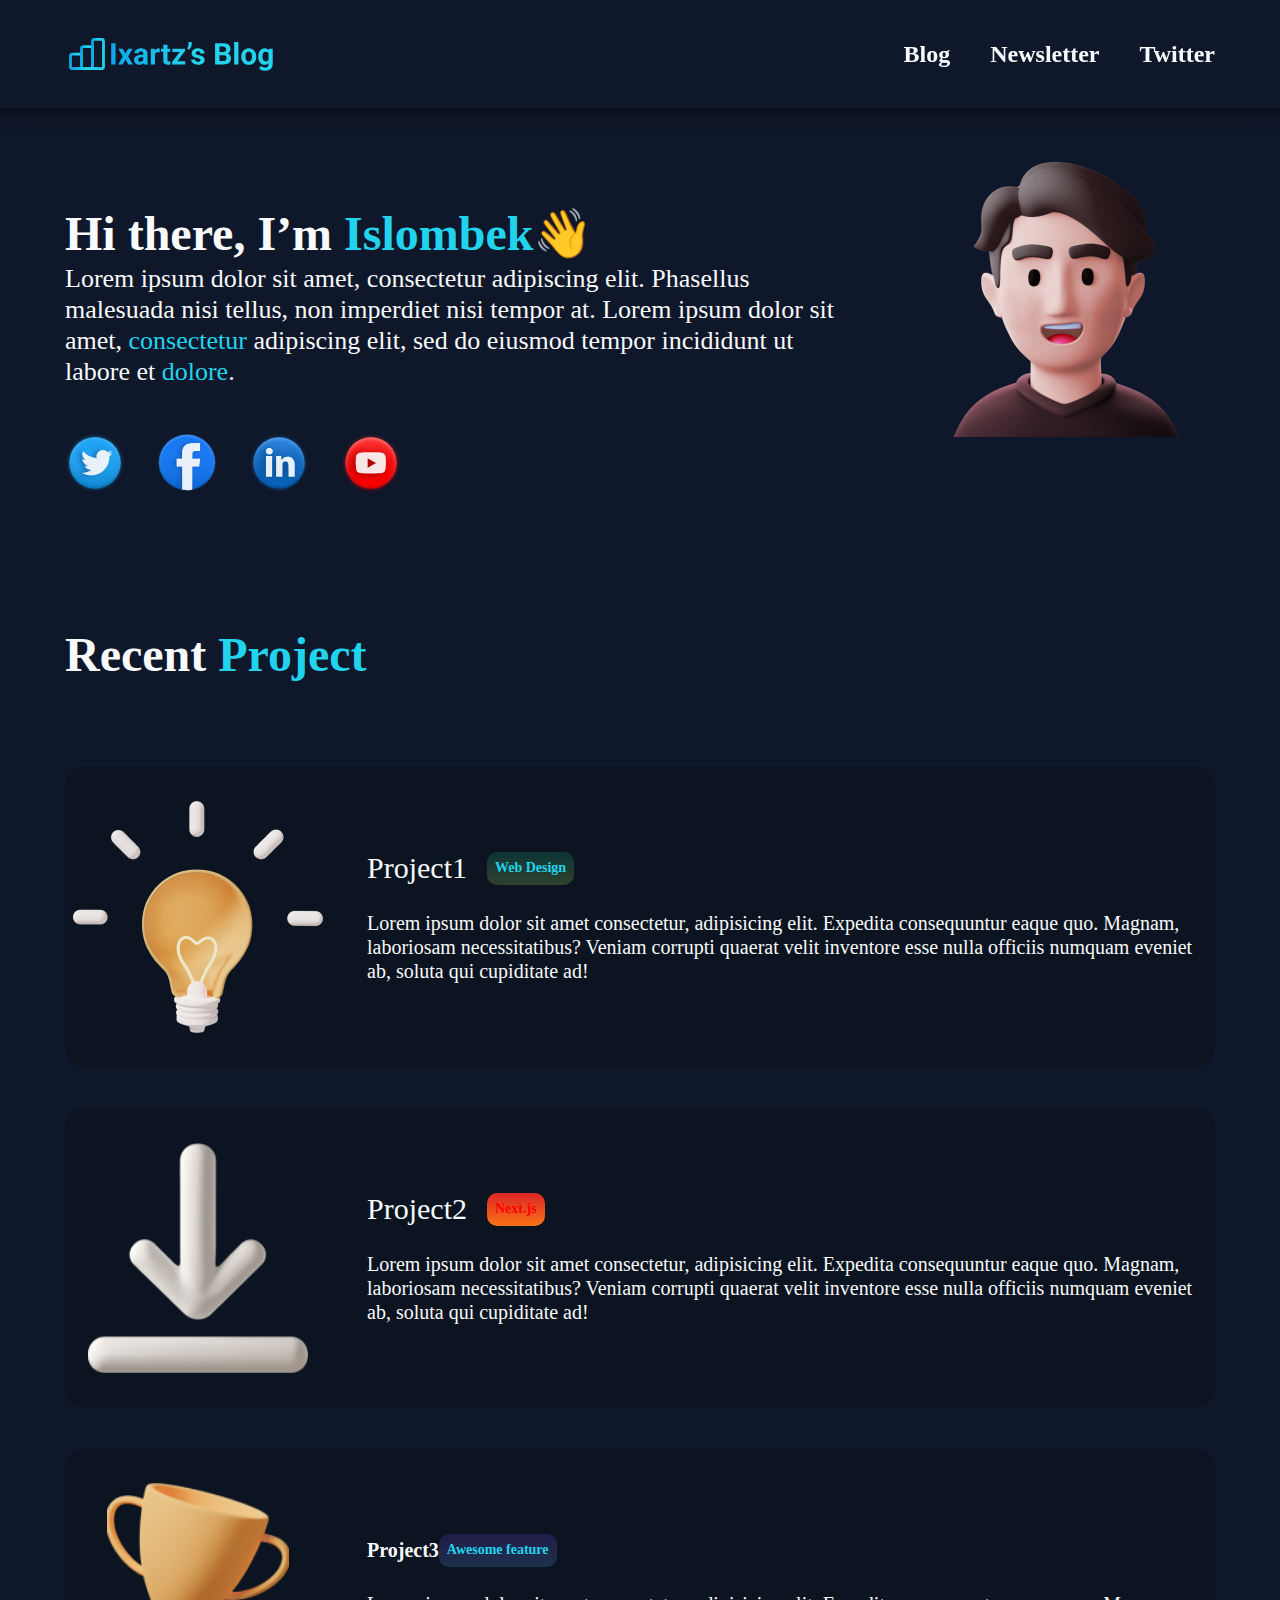
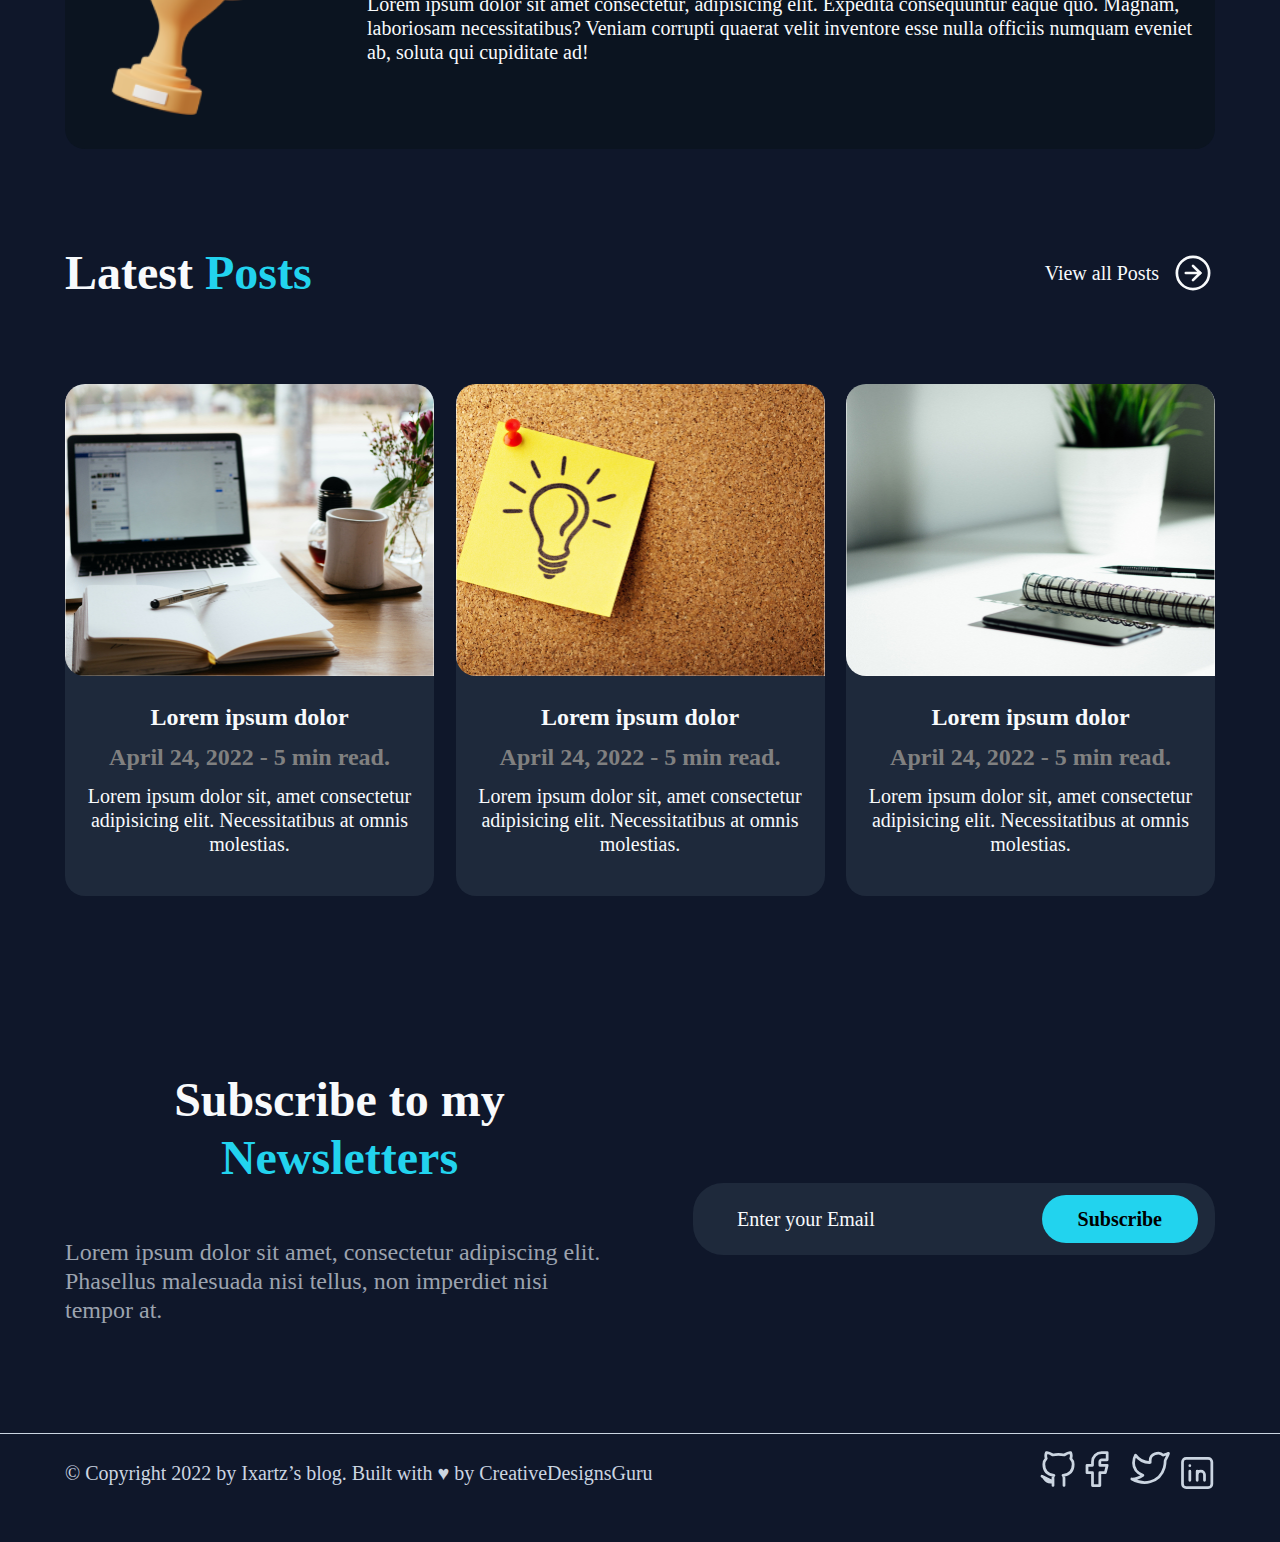
<file: index.html>
<!DOCTYPE html>
<html lang="en">
	<head>
		<meta charset="UTF-8" />
		<meta name="viewport" content="width=device-width, initial-scale=1.0" />
		<title>Ixartz’s Blog</title>
		<!-- ICON -->
		<link rel="icon" href="img/logo-diagramma.svg" />
		<!-- CSS -->
		<link rel="stylesheet" href="css/normalize.css" />
		<link rel="stylesheet" href="css/styles.css" />
	</head>
	<body>
		<div class="site-wrapper">
			<header class="site-header">
				<div class="container site-header__container">
					<a class="site-logo" href="/">
						<img src="img/Starter.svg" alt="site-logo" width="210" height="44" />
					</a>
					<nav class="sitenav">
						<ul class="sitenav__list">
							<li class="sitenav__item">
								<a class="sitenav__link" href="block.html" target="_blank">Blog</a>
							</li>
							<li class="sitenav__item">
								<a class="sitenav__link" href="newsletters.html" target="_blank">Newsletter</a>
							</li>
							<li class="sitenav__item">
								<a class="sitenav__link" href="twitter.html" target="_blank">Twitter</a>
							</li>
						</ul>
					</nav>
				</div>
			</header>
			<main class="main-content">
				<!-- HERO START -->
				<div class="hero">
					<div class="container hero__container">
						<div class="hero__info">
							<h1 class="hero__title">Hi there, I’m <span>Islombek</span>👋</h1>
							<p class="hero__text">
								Lorem ipsum dolor sit amet, consectetur adipiscing elit. Phasellus malesuada nisi tellus, non imperdiet nisi
								tempor at. Lorem ipsum dolor sit amet, <span>consectetur</span> adipiscing elit, sed do eiusmod tempor incididunt
								ut labore et <span>dolore</span>.
							</p>
							<ul class="social">
								<li class="social__item">
									<a class="social__link" href="#">
										<img class="social__img" src="img/Twitter.svg" alt="Twitter" width="60" height="60" />
									</a>
								</li>
								<li class="social__item">
									<a class="social__link" href="#">
										<img class="social__img" src="img/facebook.svg" alt="facebook" width="60" height="60" />
									</a>
								</li>
								<li class="social__item">
									<a class="social__link" href="#">
										<img class="social__img" src="img/linkedin.svg" alt="linkedin" width="60" height="60" />
									</a>
								</li>
								<li class="social__item">
									<a class="social__link" href="#">
										<img class="social__img" src="img/Youtube.svg" alt="youtube" width="60" height="60" />
									</a>
								</li>
							</ul>
						</div>
						<div class="hero__img">
							<img src="img/Western Man.png" alt="boy" width="300" height="300" />
						</div>
					</div>
				</div>
				<!-- HERO END -->
				<!-- RECENT PROJECT START -->
				<section class="recent-project">
					<div class="container">
						<h2 class="recent-project__title">Recent <span>Project</span></h2>
						<ul class="recent-project__list">
							<li class="recent-project__item">
								<img class="recent-project__img" src="img/chiroq.png" alt="" width="250" height="232" />
								<div class="recent-project__info">
									<div class="recent-project__info-inner">
										<h4 class="recent-project__info-title">Project1</h4>
										<button class="recent-project__info-btn">Web Design</button>
									</div>
									<p class="recent-project__info-text">
										Lorem ipsum dolor sit amet consectetur, adipisicing elit. Expedita consequuntur eaque quo. Magnam, laboriosam
										necessitatibus? Veniam corrupti quaerat velit inventore esse nulla officiis numquam eveniet ab, soluta qui
										cupiditate ad!
									</p>
								</div>
							</li>

							<li class="recent-project__item">
								<img class="recent-project__img" src="img/ctrelka.png" alt="" width="250" height="232" />
								<div class="recent-project__info">
									<div class="recent-project__info-inner">
										<h4 class="recent-project__info-title">Project2</h4>
										<button class="recent-project__info-btn recent-project__info-btntwo">Next.js</button>
									</div>
									<p class="recent-project__info-text">
										Lorem ipsum dolor sit amet consectetur, adipisicing elit. Expedita consequuntur eaque quo. Magnam, laboriosam
										necessitatibus? Veniam corrupti quaerat velit inventore esse nulla officiis numquam eveniet ab, soluta qui
										cupiditate ad!
									</p>
								</div>
							</li>

							<li class="recent-project__item">
								<img class="recent-project__img" src="img/kubik.png" alt="" width="250" height="232" />
								<div class="recent-project__info">
									<div class="recent-project__info-inner">
										<h4 class="re cent-project__info-title">Project3</h4>
										<button class="recent-project__info-btn recent-project__info-btnthree">Awesome feature</button>
									</div>
									<p class="recent-project__info-text">
										Lorem ipsum dolor sit amet consectetur, adipisicing elit. Expedita consequuntur eaque quo. Magnam, laboriosam
										necessitatibus? Veniam corrupti quaerat velit inventore esse nulla officiis numquam eveniet ab, soluta qui
										cupiditate ad!
									</p>
								</div>
							</li>
						</ul>
					</div>
				</section>
				<!-- RECENT PROJECT END -->

				<!-- LATEST POSTS START -->
				<section class="latest-Posts">
					<div class="container">
						<div class="latest-Posts__info">
							<h2 class="latest-Posts__title">Latest <span>Posts</span></h2>
							<p class="latest-Posts__text">
								View all Posts <img class="latest-Posts__img" src="img/Frame (2).svg" alt="Frame" width="44" height="44" />
							</p>
						</div>
						<ul class="latest-Posts__list">
							<li class="latest-Posts__item">
								<img class="latest-Posts__item-img" src="img/surat1.jpg" alt="" width="369" height="292" />
								<h3 class="latest-Posts__item-title">Lorem ipsum dolor</h3>
								<h4 class="latest-Posts__item-paragrph">April 24, 2022 - 5 min read.</h4>
								<p class="latest-Posts__item-text">
									Lorem ipsum dolor sit, amet consectetur adipisicing elit. Necessitatibus at omnis molestias.
								</p>
							</li>

							<li class="latest-Posts__item">
								<img class="latest-Posts__item-img" src="img/surat2.jpg" alt="" width="369" height="292" />
								<h3 class="latest-Posts__item-title">Lorem ipsum dolor</h3>
								<h4 class="latest-Posts__item-paragrph">April 24, 2022 - 5 min read.</h4>
								<p class="latest-Posts__item-text">
									Lorem ipsum dolor sit, amet consectetur adipisicing elit. Necessitatibus at omnis molestias.
								</p>
							</li>

							<li class="latest-Posts__item">
								<img class="latest-Posts__item-img" src="img/surat3.jpg " alt="" width="369" height="292" />
								<h3 class="latest-Posts__item-title">Lorem ipsum dolor</h3>
								<h4 class="latest-Posts__item-paragrph">April 24, 2022 - 5 min read.</h4>
								<p class="latest-Posts__item-text">
									Lorem ipsum dolor sit, amet consectetur adipisicing elit. Necessitatibus at omnis molestias.
								</p>
							</li>
						</ul>
					</div>
				</section>
				<!-- LATEST POSTS END -->

				<!-- Newsletters -->
				<section class="newsletters">
					<div class="container Newsletters__container">
						<div class="Newsletters__info">
							<h2 class="Newsletters__title">Subscribe to my <span>Newsletters</span></h2>
							<p class="Newsletters__text">
								Lorem ipsum dolor sit amet, consectetur adipiscing elit. Phasellus malesuada nisi tellus, non imperdiet nisi
								tempor at.
							</p>
						</div>
						<form class="form" action="https://echo.htmlacademy.ru">
							<input class="form__input" type="email" placeholder="Enter your Email" required />
							<button class="form__btn" type="submit">Subscribe</button>
						</form>
					</div>
				</section>
			</main>
		</div>
		<footer class="site__footer">
			<div class="container site__footer-container">
				<p class="site__footer-text">© Copyright 2022 by Ixartz’s blog. Built with ♥ by CreativeDesignsGuru</p>
				<ul class="site__footer-list">
					<li class="site__footer-item">
						<a class="site__footer-link" href="https://github.com/jasurovjaloliddin">
							<svg xmlns="https://www.w3.org/2000/svg" width="40" height="40" fill="none">
								<path
									fill="currentColor"
									d="M13 30.762c-7.883 2.567-7.883-4.583-11-5.5l11 5.5Zm11 3.667v-6.417c0-1.833.183-2.567-.917-3.667 5.134-.55 10.084-2.566 10.084-11a8.433 8.433 0 0 0-2.384-5.866 7.7 7.7 0 0 0-.183-5.867s-2.017-.55-6.417 2.383a22.55 22.55 0 0 0-11.366 0C8.417 1.062 6.4 1.612 6.4 1.612a7.7 7.7 0 0 0-.183 5.867 8.433 8.433 0 0 0-2.384 5.866c0 8.434 4.95 10.45 10.084 11-1.1 1.1-1.1 2.2-.917 3.667v6.417" />
								<path
									stroke="#CBD5E1"
									stroke-linecap="round"
									stroke-linejoin="round"
									stroke-width="2.75"
									d="M24 34.429v-6.417c0-1.833.183-2.567-.917-3.667 5.134-.55 10.084-2.566 10.084-11a8.433 8.433 0 0 0-2.384-5.866 7.7 7.7 0 0 0-.183-5.867s-2.017-.55-6.417 2.383a22.55 22.55 0 0 0-11.366 0C8.417 1.062 6.4 1.612 6.4 1.612a7.7 7.7 0 0 0-.183 5.867 8.433 8.433 0 0 0-2.384 5.866c0 8.434 4.95 10.45 10.084 11-1.1 1.1-1.1 2.2-.917 3.667v6.417m0-3.667c-7.883 2.567-7.883-4.583-11-5.5l11 5.5Z" />
							</svg>
						</a>
						<a class="site__footer-link" href="https://www.facebook.com">
							<svg xmlns="http://www.w3.org/2000/svg" width="40" height="40" fill="none">
								<path
									fill="currentColor"
									stroke="#CBD5E1"
									stroke-linecap="round"
									stroke-linejoin="round"
									stroke-width="2.75"
									d="M2 14.333v7.334h5.5V34.5h7.333V21.667h5.5l1.834-7.334h-7.334v-3.666a1.833 1.833 0 0 1 1.834-1.834h5.5V1.5h-5.5A9.166 9.166 0 0 0 7.5 10.667v3.666H2Z" />
							</svg>
						</a>
						<a class="site__footer-link" href="https://twitter.com">
							<svg xmlns="http://www.w3.org/2000/svg" width="40" height="40" fill="none">
								<path
									fill="currentColor"
									stroke="#CBD5E1"
									stroke-linecap="round"
									stroke-linejoin="round"
									stroke-width="2.75"
									d="M38.5 2.352c-1.833.898-3.63 1.263-5.5 1.815-2.055-2.32-5.102-2.448-8.03-1.351-2.928 1.096-4.845 3.776-4.803 6.85V11.5c-5.95.152-11.248-2.557-14.667-7.333 0 0-7.667 13.627 7.334 20.166-3.432 2.287-6.855 3.828-11 3.667 6.064 3.305 12.673 4.442 18.395 2.781 6.564-1.906 11.957-6.825 14.027-14.194.617-2.24.924-4.556.911-6.88-.004-.456 2.768-5.082 3.333-7.357v.002Z" />
							</svg>
						</a>
						<a class="site__footer-link" href="https://uz.linkedin.com">
							<svg xmlns="http://www.w3.org/2000/svg" width="40" height="40" fill="none">
								<g stroke="#CBD5E1" stroke-linecap="round" stroke-linejoin="round" stroke-width="2.75" clip-path="url(#a)">
									<path
										fill="#0F172A"
										d="M33.167 7.333h-22A3.667 3.667 0 0 0 7.5 11v22a3.667 3.667 0 0 0 3.667 3.667h22A3.667 3.667 0 0 0 36.833 33V11a3.667 3.667 0 0 0-3.666-3.667Z" />
									<path
										d="M14.834 20.167v9.166M14.834 14.667v.018M22.167 29.333v-9.166M29.5 29.333v-5.5a3.666 3.666 0 1 0-7.333 0" />
								</g>
								<defs>
									<clipPath id="a"><path fill="#fff" d="M.167 0h44v44h-44z" /></clipPath>
								</defs>
							</svg>
						</a>
					</li>
				</ul>
			</div>
		</footer>
	</body>
</html>
</file>
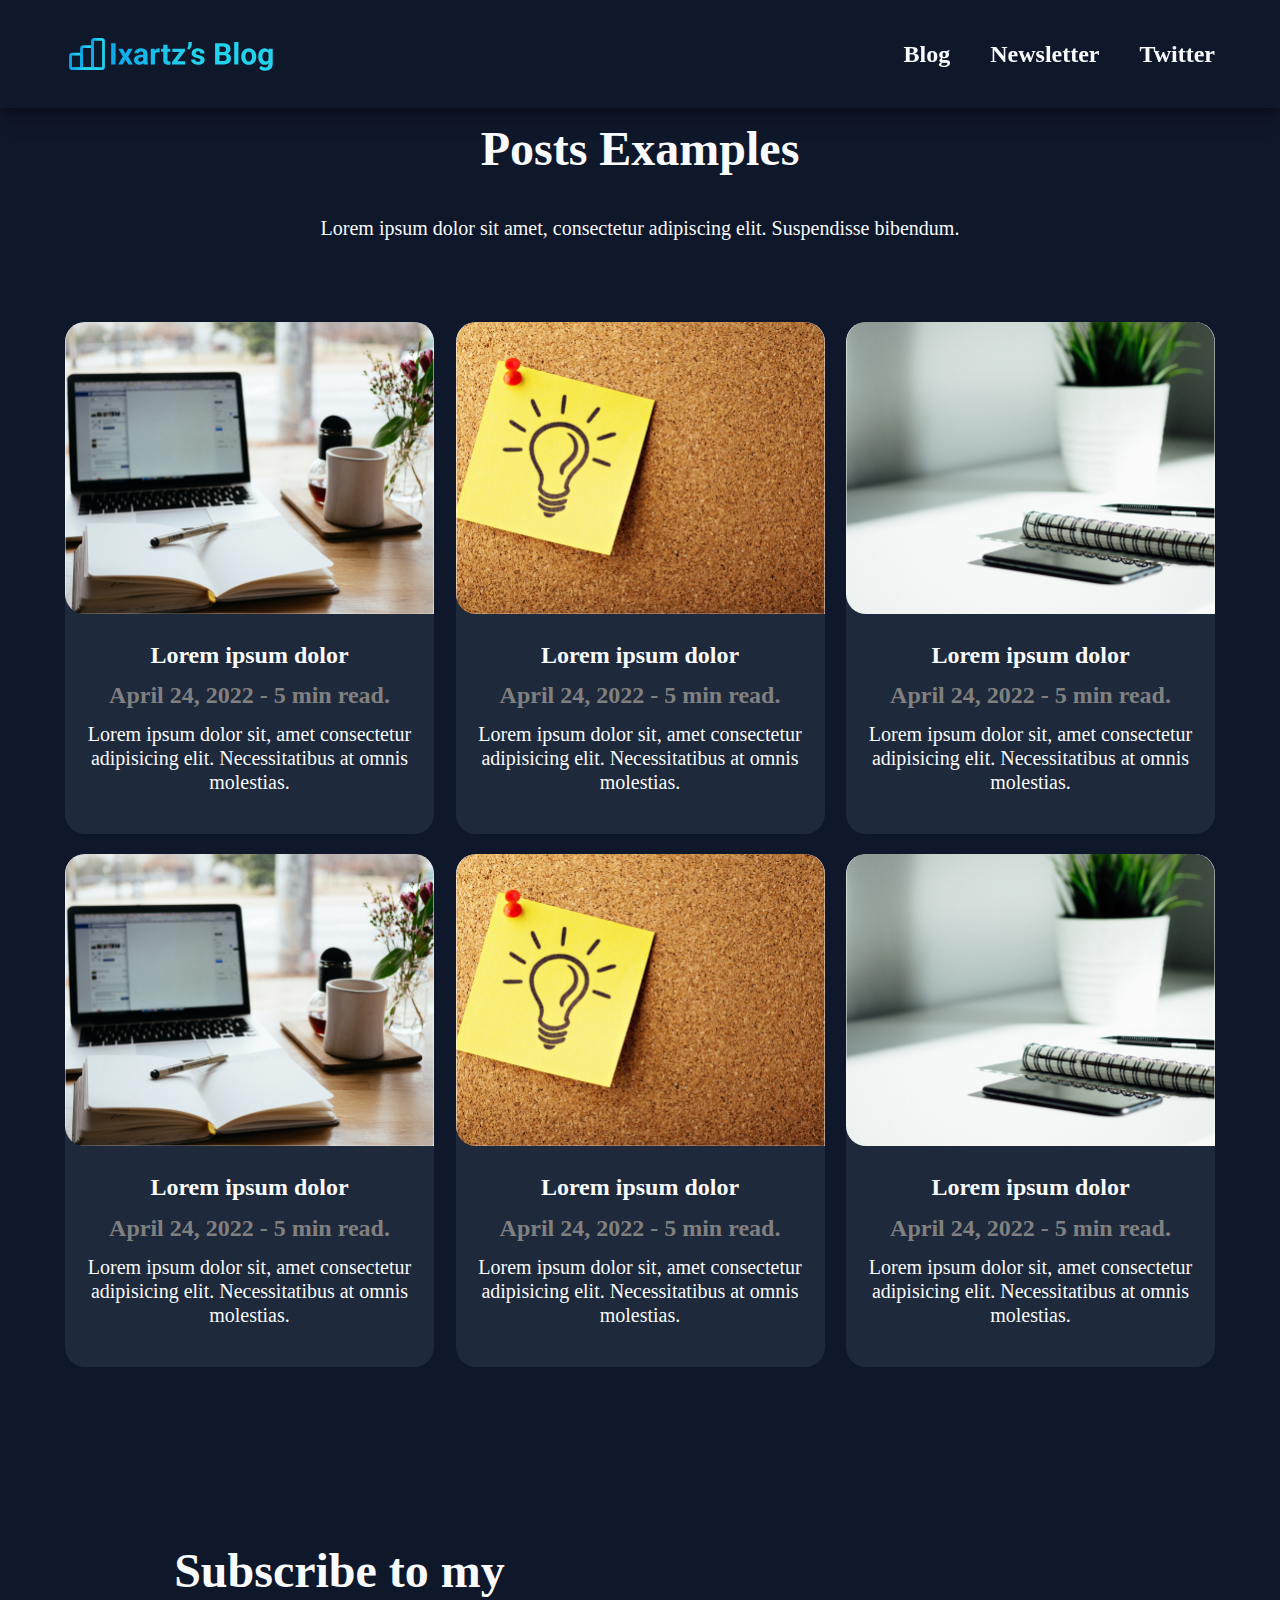
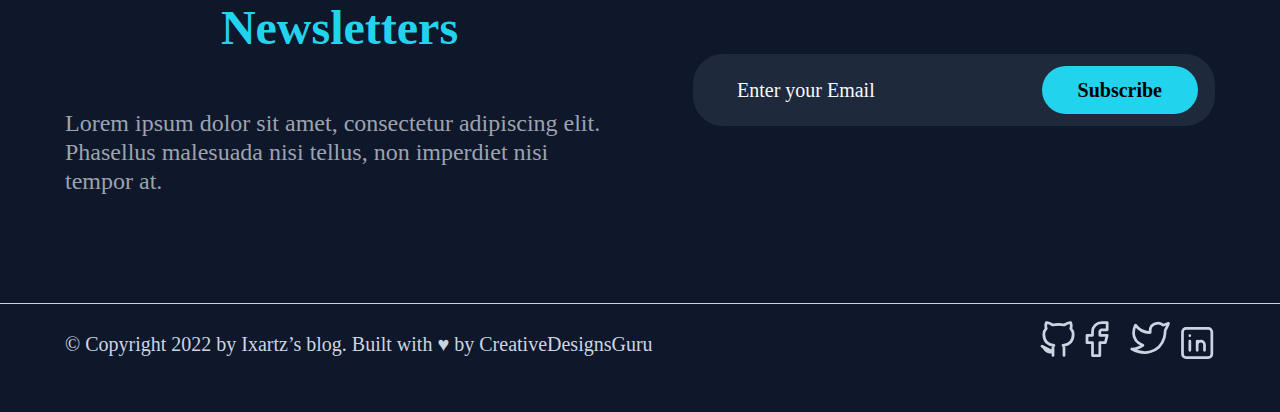
<file: block.html>
<!DOCTYPE html>
<html lang="en">
	<head>
		<meta charset="UTF-8" />
		<meta name="viewport" content="width=device-width, initial-scale=1.0" />
		<title>Ixartz’s Blog</title>
		<!-- ICON -->
		<link rel="icon" href="img/logo-diagramma.svg" />
		<!-- CSS -->
		<link rel="stylesheet" href="css/normalize.css" />
		<link rel="stylesheet" href="css/styles.css" />
		<head>
			<body>
				<div class="site-wrapper">
					<header class="site-header">
						<div class="container site-header__container">
							<a class="site-logo" href="/">
								<img src="img/Starter.svg" alt="site-logo" width="210" height="44" />
							</a>
							<nav class="sitenav">
								<ul class="sitenav__list">
									<li class="sitenav__item">
										<a class="sitenav__link" href="block.html" target="_blank">Blog</a>
									</li>
									<li class="sitenav__item">
										<a class="sitenav__link" href="newsletters.html" target="_blank">Newsletter</a>
									</li>
									<li class="sitenav__item">
										<a class="sitenav__link" href="twitter.html" target="_blank">Twitter</a>
									</li>
								</ul>
							</nav>
						</div>
					</header>

					<main class="main-content">
						<!-- LATEST POSTS START -->
						<section class="latest-Posts latest-Posts-block">
							<div class="container">
								<div class="latest-Posts__info latest-Posts__block-info">
									<h2 class="latest-Posts__title latest-Posts__block-title">Posts Examples</h2>
									<p class="latest-Posts__text latest-Posts__block-text">
										Lorem ipsum dolor sit amet, consectetur adipiscing elit. Suspendisse bibendum.
									</p>
								</div>
								<ul class="latest-Posts__list">
									<li class="latest-Posts__item">
										<img class="latest-Posts__item-img" src="img/surat1.jpg" alt="" width="369" height="292" />
										<h3 class="latest-Posts__item-title">Lorem ipsum dolor</h3>
										<h4 class="latest-Posts__item-paragrph">April 24, 2022 - 5 min read.</h4>
										<p class="latest-Posts__item-text">
											Lorem ipsum dolor sit, amet consectetur adipisicing elit. Necessitatibus at omnis molestias.
										</p>
									</li>

									<li class="latest-Posts__item">
										<img class="latest-Posts__item-img" src="img/surat2.jpg" alt="" width="369" height="292" />
										<h3 class="latest-Posts__item-title">Lorem ipsum dolor</h3>
										<h4 class="latest-Posts__item-paragrph">April 24, 2022 - 5 min read.</h4>
										<p class="latest-Posts__item-text">
											Lorem ipsum dolor sit, amet consectetur adipisicing elit. Necessitatibus at omnis molestias.
										</p>
									</li>

									<li class="latest-Posts__item">
										<img class="latest-Posts__item-img" src="img/surat3.jpg " alt="" width="369" height="292" />
										<h3 class="latest-Posts__item-title">Lorem ipsum dolor</h3>
										<h4 class="latest-Posts__item-paragrph">April 24, 2022 - 5 min read.</h4>
										<p class="latest-Posts__item-text">
											Lorem ipsum dolor sit, amet consectetur adipisicing elit. Necessitatibus at omnis molestias.
										</p>
									</li>

									<li class="latest-Posts__item">
										<img class="latest-Posts__item-img" src="img/surat1.jpg" alt="" width="369" height="292" />
										<h3 class="latest-Posts__item-title">Lorem ipsum dolor</h3>
										<h4 class="latest-Posts__item-paragrph">April 24, 2022 - 5 min read.</h4>
										<p class="latest-Posts__item-text">
											Lorem ipsum dolor sit, amet consectetur adipisicing elit. Necessitatibus at omnis molestias.
										</p>
									</li>

									<li class="latest-Posts__item">
										<img class="latest-Posts__item-img" src="img/surat2.jpg" alt="" width="369" height="292" />
										<h3 class="latest-Posts__item-title">Lorem ipsum dolor</h3>
										<h4 class="latest-Posts__item-paragrph">April 24, 2022 - 5 min read.</h4>
										<p class="latest-Posts__item-text">
											Lorem ipsum dolor sit, amet consectetur adipisicing elit. Necessitatibus at omnis molestias.
										</p>
									</li>

									<li class="latest-Posts__item">
										<img class="latest-Posts__item-img" src="img/surat3.jpg " alt="" width="369" height="292" />
										<h3 class="latest-Posts__item-title">Lorem ipsum dolor</h3>
										<h4 class="latest-Posts__item-paragrph">April 24, 2022 - 5 min read.</h4>
										<p class="latest-Posts__item-text">
											Lorem ipsum dolor sit, amet consectetur adipisicing elit. Necessitatibus at omnis molestias.
										</p>
									</li>
								</ul>
							</div>
						</section>
						<!-- LATEST POSTS END -->

						<section class="newsletters">
							<div class="container Newsletters__container">
								<div class="Newsletters__info">
									<h2 class="Newsletters__title">Subscribe to my <span>Newsletters</span></h2>
									<p class="Newsletters__text">
										Lorem ipsum dolor sit amet, consectetur adipiscing elit. Phasellus malesuada nisi tellus, non imperdiet nisi
										tempor at.
									</p>
								</div>
								<form class="form" action="https://echo.htmlacademy.ru">
									<input class="form__input" type="email" placeholder="Enter your Email" required />
									<button class="form__btn" type="submit">Subscribe</button>
								</form>
							</div>
						</section>
					</main>
				</div>

				<footer class="site__footer">
					<div class="container site__footer-container">
						<p class="site__footer-text">© Copyright 2022 by Ixartz’s blog. Built with ♥ by CreativeDesignsGuru</p>
						<ul class="site__footer-list">
							<li class="site__footer-item">
								<a class="site__footer-link" href="https://github.com/jasurovjaloliddin">
									<svg xmlns="https://www.w3.org/2000/svg" width="40" height="40" fill="none">
										<path
											fill="currentColor"
											d="M13 30.762c-7.883 2.567-7.883-4.583-11-5.5l11 5.5Zm11 3.667v-6.417c0-1.833.183-2.567-.917-3.667 5.134-.55 10.084-2.566 10.084-11a8.433 8.433 0 0 0-2.384-5.866 7.7 7.7 0 0 0-.183-5.867s-2.017-.55-6.417 2.383a22.55 22.55 0 0 0-11.366 0C8.417 1.062 6.4 1.612 6.4 1.612a7.7 7.7 0 0 0-.183 5.867 8.433 8.433 0 0 0-2.384 5.866c0 8.434 4.95 10.45 10.084 11-1.1 1.1-1.1 2.2-.917 3.667v6.417" />
										<path
											stroke="#CBD5E1"
											stroke-linecap="round"
											stroke-linejoin="round"
											stroke-width="2.75"
											d="M24 34.429v-6.417c0-1.833.183-2.567-.917-3.667 5.134-.55 10.084-2.566 10.084-11a8.433 8.433 0 0 0-2.384-5.866 7.7 7.7 0 0 0-.183-5.867s-2.017-.55-6.417 2.383a22.55 22.55 0 0 0-11.366 0C8.417 1.062 6.4 1.612 6.4 1.612a7.7 7.7 0 0 0-.183 5.867 8.433 8.433 0 0 0-2.384 5.866c0 8.434 4.95 10.45 10.084 11-1.1 1.1-1.1 2.2-.917 3.667v6.417m0-3.667c-7.883 2.567-7.883-4.583-11-5.5l11 5.5Z" />
									</svg>
								</a>
								<a class="site__footer-link" href="https://www.facebook.com">
									<svg xmlns="http://www.w3.org/2000/svg" width="40" height="40" fill="none">
										<path
											fill="currentColor"
											stroke="#CBD5E1"
											stroke-linecap="round"
											stroke-linejoin="round"
											stroke-width="2.75"
											d="M2 14.333v7.334h5.5V34.5h7.333V21.667h5.5l1.834-7.334h-7.334v-3.666a1.833 1.833 0 0 1 1.834-1.834h5.5V1.5h-5.5A9.166 9.166 0 0 0 7.5 10.667v3.666H2Z" />
									</svg>
								</a>
								<a class="site__footer-link" href="https://twitter.com">
									<svg xmlns="http://www.w3.org/2000/svg" width="40" height="40" fill="none">
										<path
											fill="currentColor"
											stroke="#CBD5E1"
											stroke-linecap="round"
											stroke-linejoin="round"
											stroke-width="2.75"
											d="M38.5 2.352c-1.833.898-3.63 1.263-5.5 1.815-2.055-2.32-5.102-2.448-8.03-1.351-2.928 1.096-4.845 3.776-4.803 6.85V11.5c-5.95.152-11.248-2.557-14.667-7.333 0 0-7.667 13.627 7.334 20.166-3.432 2.287-6.855 3.828-11 3.667 6.064 3.305 12.673 4.442 18.395 2.781 6.564-1.906 11.957-6.825 14.027-14.194.617-2.24.924-4.556.911-6.88-.004-.456 2.768-5.082 3.333-7.357v.002Z" />
									</svg>
								</a>
								<a class="site__footer-link" href="https://uz.linkedin.com">
									<svg xmlns="http://www.w3.org/2000/svg" width="40" height="40" fill="none">
										<g stroke="#CBD5E1" stroke-linecap="round" stroke-linejoin="round" stroke-width="2.75" clip-path="url(#a)">
											<path
												fill="#0F172A"
												d="M33.167 7.333h-22A3.667 3.667 0 0 0 7.5 11v22a3.667 3.667 0 0 0 3.667 3.667h22A3.667 3.667 0 0 0 36.833 33V11a3.667 3.667 0 0 0-3.666-3.667Z" />
											<path
												d="M14.834 20.167v9.166M14.834 14.667v.018M22.167 29.333v-9.166M29.5 29.333v-5.5a3.666 3.666 0 1 0-7.333 0" />
										</g>
										<defs>
											<clipPath id="a"><path fill="#fff" d="M.167 0h44v44h-44z" /></clipPath>
										</defs>
									</svg>
								</a>
							</li>
						</ul>
					</div>
				</footer>
			</body>
		</head>
	</head>
</html>
</file>
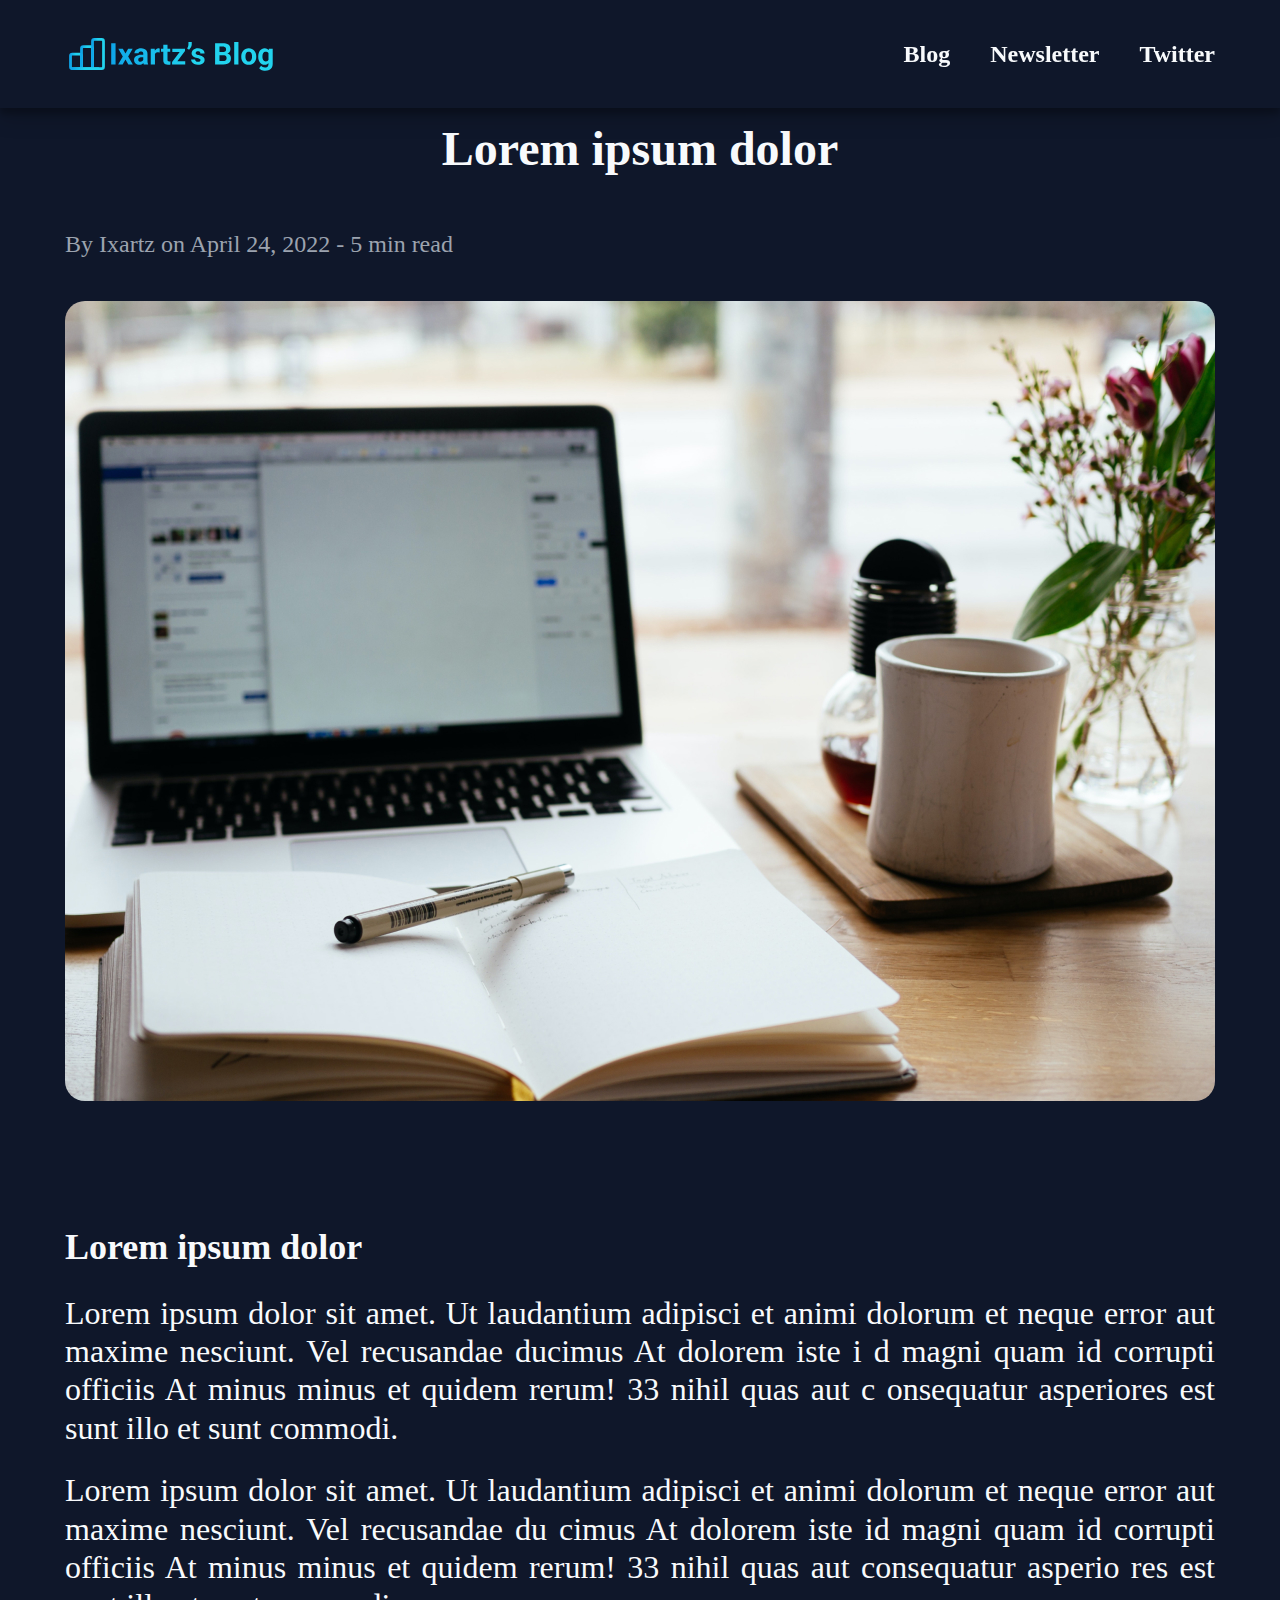
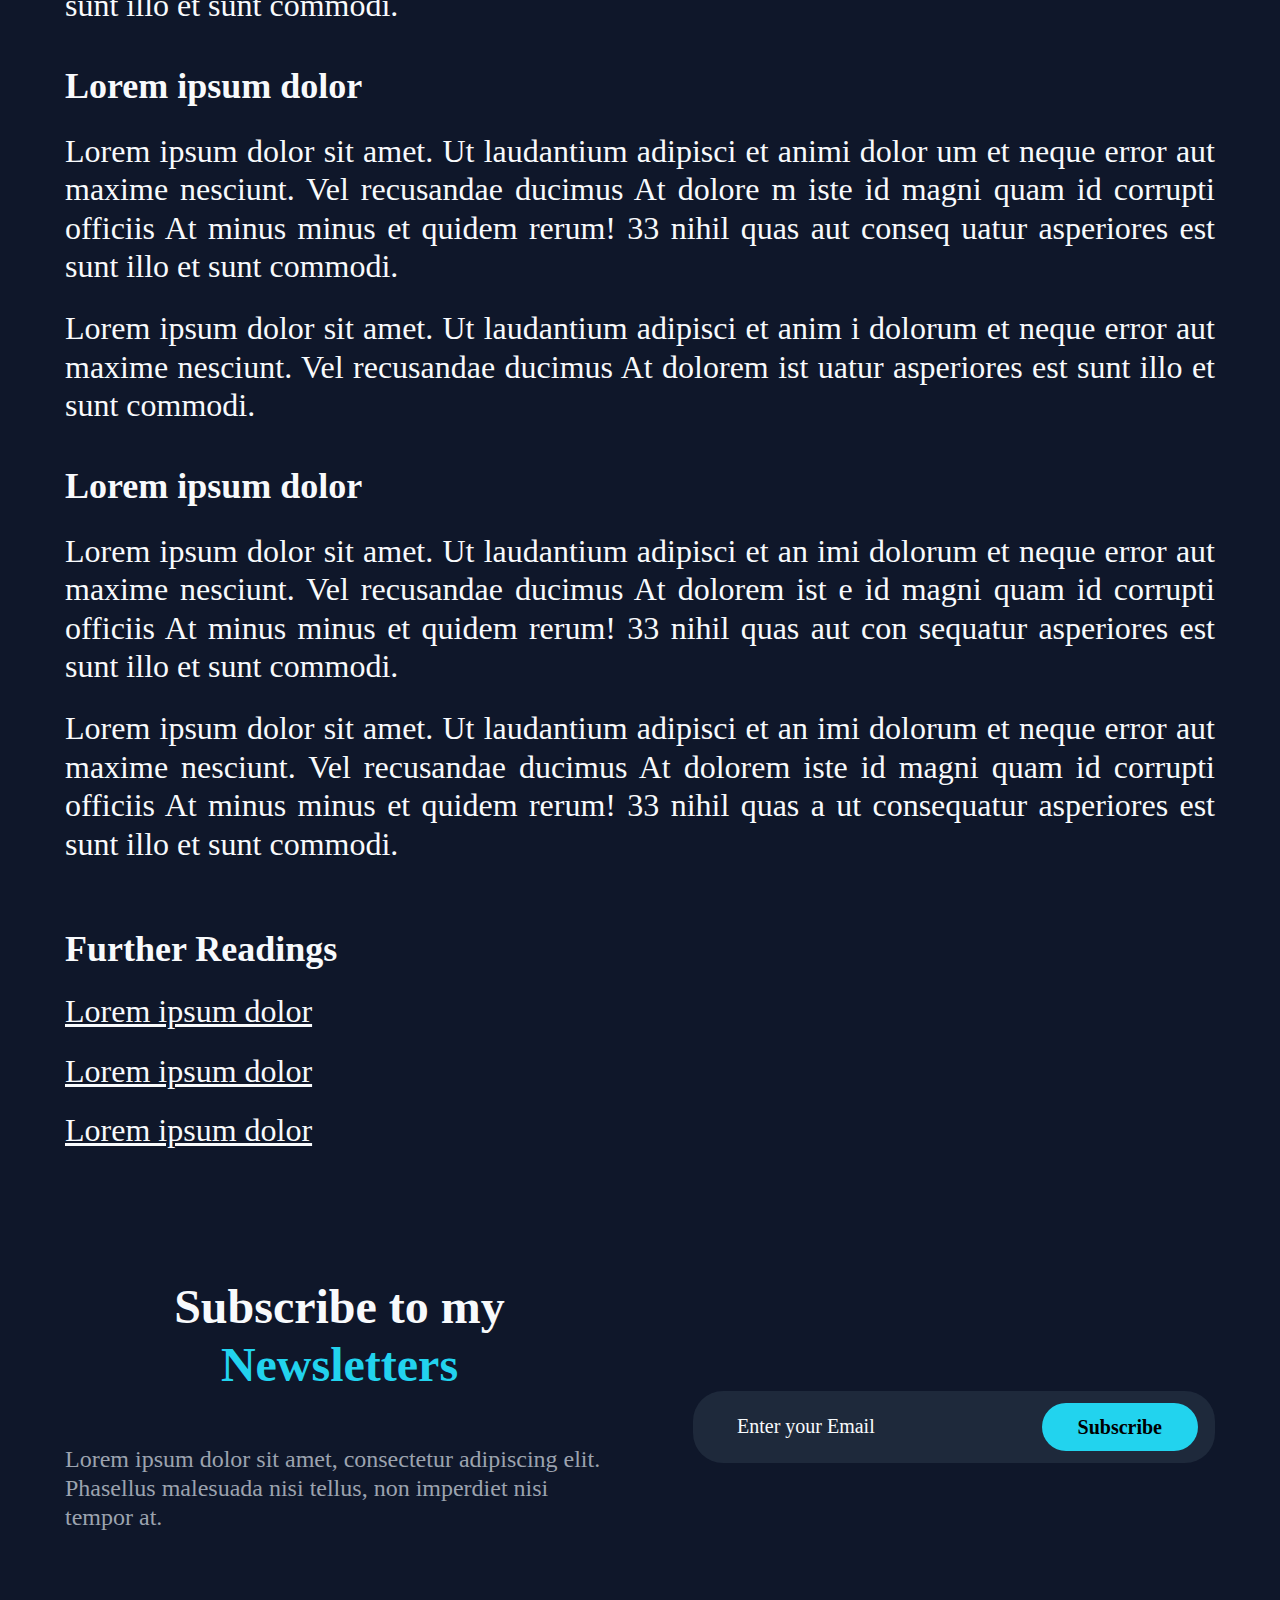
<file: newsletters.html>
<!DOCTYPE html>
<html lang="en">
	<head>
		<meta charset="UTF-8" />
		<meta name="viewport" content="width=device-width, initial-scale=1.0" />
		<title>Ixartz’s Blog</title>
		<!-- ICON -->
		<link rel="icon" href="img/logo-diagramma.svg" />
		<!-- CSS -->
		<link rel="stylesheet" href="css/normalize.css" />
		<link rel="stylesheet" href="css/styles.css" />
	</head>
	<body>
		<div class="site-wrapper">
			<header class="site-header">
				<div class="container site-header__container">
					<a class="site-logo" href="/">
						<img src="img/Starter.svg" alt="site-logo" width="210" height="44" />
					</a>
					<nav class="sitenav">
						<ul class="sitenav__list">
							<li class="sitenav__item">
								<a class="sitenav__link" href="block.html" target="_blank">Blog</a>
							</li>
							<li class="sitenav__item">
								<a class="sitenav__link" href="newsletters.html" target="_blank">Newsletter</a>
							</li>
							<li class="sitenav__item">
								<a class="sitenav__link" href="twitter.html" target="_blank">Twitter</a>
							</li>
						</ul>
					</nav>
				</div>
			</header>
			<!-- MAIN -->
			<main class="main-content">
				<section class="newsletters latest-Posts-block">
					<div class="container">
						<h2 class="Newsletters__title">Lorem ipsum dolor</h2>
						<p class="Newsletters__text">By Ixartz on April 24, 2022 - 5 min read</p>
						<a class="newsletters__link" href="https://velositycom.netlify.app/">
							<img class="newsletters__img" src="img/newsletter.jpg" alt="newsletter-img" width="1200" height="800" />
						</a>
						<ul class="newsletters__list">
							<li class="newsletters_item">
								<h3 class="newsletters__item-title">Lorem ipsum dolor</h3>
								<p class="newsletters__item-text">
									Lorem ipsum dolor sit amet. Ut laudantium adipisci et animi dolorum et neque error aut maxime nesciunt. Vel
									recusandae ducimus At dolorem iste i d magni quam id corrupti officiis At minus minus et quidem rerum! 33 nihil
									quas aut c onsequatur asperiores est sunt illo et sunt commodi.
								</p>
								<p class="newsletters__item-text">
									Lorem ipsum dolor sit amet. Ut laudantium adipisci et animi dolorum et neque error aut maxime nesciunt. Vel
									recusandae du cimus At dolorem iste id magni quam id corrupti officiis At minus minus et quidem rerum! 33 nihil
									quas aut consequatur asperio res est sunt illo et sunt commodi.
								</p>
							</li>

							<li class="newsletters_item">
								<h3 class="newsletters__item-title">Lorem ipsum dolor</h3>
								<p class="newsletters__item-text">
									Lorem ipsum dolor sit amet. Ut laudantium adipisci et animi dolor um et neque error aut maxime nesciunt. Vel
									recusandae ducimus At dolore m iste id magni quam id corrupti officiis At minus minus et quidem rerum! 33 nihil
									quas aut conseq uatur asperiores est sunt illo et sunt commodi.
								</p>
								<p class="newsletters__item-text">
									Lorem ipsum dolor sit amet. Ut laudantium adipisci et anim i dolorum et neque error aut maxime nesciunt. Vel
									recusandae ducimus At dolorem ist uatur asperiores est sunt illo et sunt commodi.
								</p>
							</li>

							<li class="newsletters_item">
								<h3 class="newsletters__item-title">Lorem ipsum dolor</h3>
								<p class="newsletters__item-text">
									Lorem ipsum dolor sit amet. Ut laudantium adipisci et an imi dolorum et neque error aut maxime nesciunt. Vel
									recusandae ducimus At dolorem ist e id magni quam id corrupti officiis At minus minus et quidem rerum! 33 nihil
									quas aut con sequatur asperiores est sunt illo et sunt commodi.
								</p>
								<p class="newsletters__item-text">
									Lorem ipsum dolor sit amet. Ut laudantium adipisci et an imi dolorum et neque error aut maxime nesciunt. Vel
									recusandae ducimus At dolorem iste id magni quam id corrupti officiis At minus minus et quidem rerum! 33 nihil
									quas a ut consequatur asperiores est sunt illo et sunt commodi.
								</p>
							</li>
						</ul>

						<div class="Newsletters__info">
							<h3 class="newsletters__info-title">Further Readings</h3>
							<p class="Newsletters__info-text">Lorem ipsum dolor</p>
							<p class="Newsletters__info-text">Lorem ipsum dolor</p>
							<p class="Newsletters__info-text">Lorem ipsum dolor</p>
						</div>
					</div>
				</section>

				<!-- Newsletters -->
				<section class="newsletters">
					<div class="container Newsletters__container">
						<div class="Newsletters__info">
							<h2 class="Newsletters__title">Subscribe to my <span>Newsletters</span></h2>
							<p class="Newsletters__text">
								Lorem ipsum dolor sit amet, consectetur adipiscing elit. Phasellus malesuada nisi tellus, non imperdiet nisi
								tempor at.
							</p>
						</div>
						<form class="form" action="https://echo.htmlacademy.ru">
							<input class="form__input" type="email" placeholder="Enter your Email" required />
							<button class="form__btn" type="submit">Subscribe</button>
						</form>
					</div>
				</section>
			</main>
		</div>
	</body>
</html>
</file>
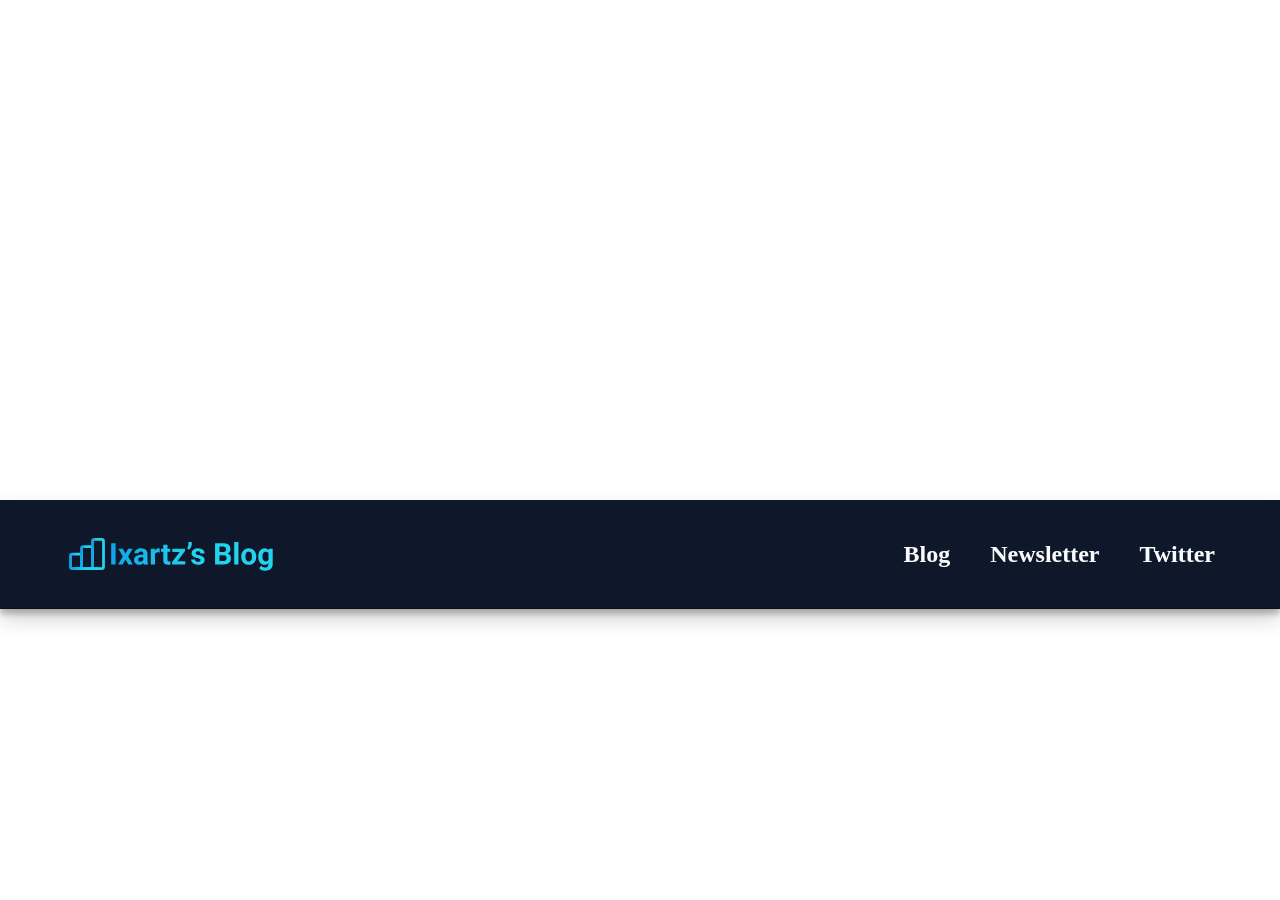
<file: twitter.html>
<!DOCTYPE html>
<html lang="en">
	<head>
		<meta charset="UTF-8" />
		<meta name="viewport" content="width=device-width, initial-scale=1.0" />
		<title>Ixartz’s Blog</title>
		<!-- ICON -->
		<link rel="icon" href="img/logo-diagramma.svg" />
		<!-- CSS -->
		<link rel="stylesheet" href="css/normalize.css" />
		<link rel="stylesheet" href="css/styles.css" />
	</head>
	<body>
		<div class="site-wrapper">
			<header class="site-header">
				<div class="container site-header__container">
					<a class="site-logo" href="/">
						<img src="img/Starter.svg" alt="site-logo" width="210" height="44" />
					</a>
					<nav class="sitenav">
						<ul class="sitenav__list">
							<li class="sitenav__item">
								<a class="sitenav__link" href="block.html" target="_blank">Blog</a>
							</li>
							<li class="sitenav__item">
								<a class="sitenav__link" href="newsletters.html" target="_blank">Newsletter</a>
							</li>
							<li class="sitenav__item">
								<a class="sitenav__link" href="twitter.html" target="_blank">Twitter</a>
							</li>
						</ul>
					</nav>
				</div>
			</header>

			<!-- MAIN -->
			<main class="main-content"></main>
			<!-- FOTER -->
			<footer class="site__footer" style="margin-top: 500px">
				<div class="container site__footer-container">
					<p class="site__footer-text">© Copyright 2022 by Ixartz’s blog. Built with ♥ by CreativeDesignsGuru</p>
					<ul class="site__footer-list">
						<li class="site__footer-item">
							<a class="site__footer-link" href="https://github.com/jasurovjaloliddin">
								<svg xmlns="https://www.w3.org/2000/svg" width="40" height="40" fill="none">
									<path
										fill="currentColor"
										d="M13 30.762c-7.883 2.567-7.883-4.583-11-5.5l11 5.5Zm11 3.667v-6.417c0-1.833.183-2.567-.917-3.667 5.134-.55 10.084-2.566 10.084-11a8.433 8.433 0 0 0-2.384-5.866 7.7 7.7 0 0 0-.183-5.867s-2.017-.55-6.417 2.383a22.55 22.55 0 0 0-11.366 0C8.417 1.062 6.4 1.612 6.4 1.612a7.7 7.7 0 0 0-.183 5.867 8.433 8.433 0 0 0-2.384 5.866c0 8.434 4.95 10.45 10.084 11-1.1 1.1-1.1 2.2-.917 3.667v6.417" />
									<path
										stroke="#CBD5E1"
										stroke-linecap="round"
										stroke-linejoin="round"
										stroke-width="2.75"
										d="M24 34.429v-6.417c0-1.833.183-2.567-.917-3.667 5.134-.55 10.084-2.566 10.084-11a8.433 8.433 0 0 0-2.384-5.866 7.7 7.7 0 0 0-.183-5.867s-2.017-.55-6.417 2.383a22.55 22.55 0 0 0-11.366 0C8.417 1.062 6.4 1.612 6.4 1.612a7.7 7.7 0 0 0-.183 5.867 8.433 8.433 0 0 0-2.384 5.866c0 8.434 4.95 10.45 10.084 11-1.1 1.1-1.1 2.2-.917 3.667v6.417m0-3.667c-7.883 2.567-7.883-4.583-11-5.5l11 5.5Z" />
								</svg>
							</a>
							<a class="site__footer-link" href="https://www.facebook.com">
								<svg xmlns="http://www.w3.org/2000/svg" width="40" height="40" fill="none">
									<path
										fill="currentColor"
										stroke="#CBD5E1"
										stroke-linecap="round"
										stroke-linejoin="round"
										stroke-width="2.75"
										d="M2 14.333v7.334h5.5V34.5h7.333V21.667h5.5l1.834-7.334h-7.334v-3.666a1.833 1.833 0 0 1 1.834-1.834h5.5V1.5h-5.5A9.166 9.166 0 0 0 7.5 10.667v3.666H2Z" />
								</svg>
							</a>
							<a class="site__footer-link" href="https://twitter.com">
								<svg xmlns="http://www.w3.org/2000/svg" width="40" height="40" fill="none">
									<path
										fill="currentColor"
										stroke="#CBD5E1"
										stroke-linecap="round"
										stroke-linejoin="round"
										stroke-width="2.75"
										d="M38.5 2.352c-1.833.898-3.63 1.263-5.5 1.815-2.055-2.32-5.102-2.448-8.03-1.351-2.928 1.096-4.845 3.776-4.803 6.85V11.5c-5.95.152-11.248-2.557-14.667-7.333 0 0-7.667 13.627 7.334 20.166-3.432 2.287-6.855 3.828-11 3.667 6.064 3.305 12.673 4.442 18.395 2.781 6.564-1.906 11.957-6.825 14.027-14.194.617-2.24.924-4.556.911-6.88-.004-.456 2.768-5.082 3.333-7.357v.002Z" />
								</svg>
							</a>
							<a class="site__footer-link" href="https://uz.linkedin.com">
								<svg xmlns="http://www.w3.org/2000/svg" width="40" height="40" fill="none">
									<g stroke="#CBD5E1" stroke-linecap="round" stroke-linejoin="round" stroke-width="2.75" clip-path="url(#a)">
										<path
											fill="#0F172A"
											d="M33.167 7.333h-22A3.667 3.667 0 0 0 7.5 11v22a3.667 3.667 0 0 0 3.667 3.667h22A3.667 3.667 0 0 0 36.833 33V11a3.667 3.667 0 0 0-3.666-3.667Z" />
										<path
											d="M14.834 20.167v9.166M14.834 14.667v.018M22.167 29.333v-9.166M29.5 29.333v-5.5a3.666 3.666 0 1 0-7.333 0" />
									</g>
									<defs>
										<clipPath id="a"><path fill="#fff" d="M.167 0h44v44h-44z" /></clipPath>
									</defs>
								</svg>
							</a>
						</li>
					</ul>
				</div>
			</footer>
		</div>
	</body>
</html>
</file>
<file: css/styles.css>
:root {
    --text-line-height:1.2;
    --text-color:#cbd5e1;
    --nav-color:#f8fafc; 
    --blog-bg-color:rgb(18, 28, 43); 
    --hover-color:#22d3ee;
    --footer-bg:rgba(15, 23, 42, 1);
}


@font-face {
    font-family: 'Roboto';
    src: url('../fonts/Roboto-Bold.woff2') format('woff2'),
        url('../fonts/Roboto-Bold.woff') format('woff');
    font-weight: bold;
    font-style: normal;
    font-display: swap;
}

@font-face {
    font-family: 'Roboto';
    src: url('../fonts/Roboto-MediumItalic.woff2') format('woff2'),
        url('../fonts/Roboto-MediumItalic.woff') format('woff');
    font-weight: 500;
    font-style: italic;
    font-display: swap;
}

@font-face {
    font-family: 'Roboto';
    src: url('../fonts/Roboto-Regular.woff2') format('woff2'),
        url('../fonts/Roboto-Regular.woff') format('woff');
    font-weight: normal;
    font-style: normal;
    font-display: swap;
}

html {
    height: 100%;
    box-sizing: border-box;
    scroll-behavior: smooth;
    font-size: 62.5%;
}

*,*::after,*::before{
  box-sizing: border-box;
}

*:focus {
    outline-offset: 3px;
    outline: 2px dashed var(--nav-color);
}

body {
    font-family: 'Roboto' sans-serif;
    font-weight: 400;
    font-size: 2rem;
    line-height: var(--text-line-height);
}

.container {
    max-width: 1190px;
    width: 100%;
    padding-left: 20px;
    padding-right: 20px;
    margin-left: auto;
    margin-right: auto;
}

ul,
ol {
    list-style: none;
    padding: 0;
    margin: 0;
}

h1,
h2,
h3,
h4,
h5,
h6,p {
    margin-top: 0;
    margin-bottom: 0;
}

a {
    text-decoration: none;
}

.site-wrapper {
    height: 100%;
    background-color: var(--footer-bg);
}

.site-header {
    position: fixed;
    padding-top: 32px;
    padding-bottom: 32px;
    width: 100vw;
    background-color: var(--footer-bg);
    box-shadow: rgba(0, 0, 0, 0.19) 0px 10px 20px, rgba(0, 0, 0, 0.23) 0px 6px 6px;
}

.site-header__container {
    display: flex;
    align-items: center;
    justify-content: space-between;
}

.site-logo {
    width: 210px;
    height: 44px;
    transition: opacity 0.4s ease;
}

.site-logo:hover {
  opacity: 0.8;
}

.site-logo:active{
    opacity: 0.6;
}

.sitenav__list {
    display: flex;
    align-items: center;
}

.sitenav__item:not(:last-child) {
    margin-right: 40px;
}

.sitenav__link {
    color: var(--nav-color);
    font-weight: 700;
    font-size: 24px;
    line-height: var(--text-line-height);
    transition: all 0.4s ease;
}

.sitenav__link:hover{
    color: #22d3ee;
}

.sitenav__link:active{
    opacity: 0.6;
}
/* hero */
.hero {
    padding-top: 8.5rem;
    padding-bottom: 13.3rem;
}

.hero__container {
    display: flex;
    align-items: center;
    justify-content: space-between;
}

.hero__info {
    max-width: 789px;
    width: 100%;
    color: var(--nav-color);
    margin-top: 12rem;
}
.hero__title {
    font-weight: 700;
    font-size: 4.8rem;
    line-height: 1.2;
    margin-bottom: 0;
}

.hero__title span {
    color: var(--hover-color);
}

.hero__text {
    font-weight: 500;
    font-size: 2.6rem;
    line-height: 1.2;
    margin-bottom: 4.6rem;
}

.hero__text span {
    color: var(--hover-color);
}

.social {
    display: flex;
    align-items: center;
}
.social__item:not(:last-child) {
    margin-right: 3.2rem;
}
.social__link {
    display: flex;
    align-items: center;
    justify-content: center;
}

/* RECEN PROJECT */

.recent-project {
    padding-bottom: 42px;
}

.recent-project__title {
    font-weight: 700;
    font-size: 48px;
    line-height: 1.2;
    color: var(--nav-color);
    margin-bottom: 8.3rem;
}

.recent-project__title span {
    color: var(--hover-color);
}
.recent-project__item {
      background-color: rgb(11, 20, 32);
      padding: 3.4rem 0.8rem;
      color: var(--nav-color);
      border-radius: 20px;
      display: flex;
      align-items: center;
      justify-content: space-between;
}
.recent-project__item:not(:last-child) {
    margin-bottom: 4.1rem;
}
.recent-project__img {
    width: 250px;
    height: 232px;
    object-fit: contain;
    margin-right: 4.4rem;
}
.recent-project__info {
    max-width: 840px;
    width: 100%;
}
.recent-project__info-inner {
    display: flex;
    align-items: center;
    margin-bottom: 2.5rem;
}
.recent-project__info-title {
    font-weight: 500;
    font-size: 3rem;
    line-height: 1.2;
    margin-right: 2rem;
}
.recent-project__info-btn {
    border: none;
    padding: 0.8rem;
    background: linear-gradient(180deg, rgba(16, 185, 129, 0.2) 0%, rgba(190, 242, 100, 0.2) 100%);
    border-radius: 1rem;
    font-size: 1.4rem;
    font-weight: 700;
    line-height: 1.2;
    color: var(--hover-color);
    cursor: pointer;
}
.recent-project__info-btntwo {
    background: linear-gradient(180deg, #DC2626 0%, #F97316 100%);
    color: red;
}

.recent-project__info-btnthree {
    background: linear-gradient(180deg, rgba(124, 58, 237, 0.2) 0%, rgba(96, 165, 250, 0.2) 100%);
    margin-right: 20px;
}

/* LATEST POSTS */

.latest-Posts {
padding-top: 5.3rem;
padding-bottom: 9.1rem;
color: var(--nav-color);
}

.latest-Posts-block {
    padding-top: 12rem;
}

.latest-Posts__info {
    display: flex;
    justify-content: space-between;
    align-items: center;
    margin-bottom: 8.2rem;
}
.latest-Posts__title {
    font-weight: 700;
    font-size: 4.8rem;
    line-height: 1.2;
}

.latest-Posts__title span {
    color: var(--hover-color);
}
.latest-Posts__text {
    display: flex;
    align-items: center;
}
.latest-Posts__img {
    margin-left: 1.2rem;
}
.latest-Posts__list {
    display: flex;
    justify-content: space-between;
    flex-wrap: wrap;
    margin-right: -2rem;
}
.latest-Posts__item {
    max-width: 369px;
    width: 100%;
    border-radius: 2rem;
    background: rgba(30, 41, 59, 1);
    text-align: center;
    padding-bottom: 4rem;
    margin-right: 2rem;
    margin-bottom: 2rem;
}

.latest-Posts__item-img {
    border-radius: 20px 20px 0px;
    margin-bottom: 2.2rem;
    width: 369px;
    height: 292px;
    object-fit: cover;
}
.latest-Posts__item-title {
    font-weight: 700;
    font-size: 2.4rem;
    line-height: 1.2;
    margin-bottom: 1.2rem;
}
.latest-Posts__item-paragrph {
    color: gray;
    font-weight: 700;
    font-size: 2.4rem;
    line-height: 1.2;
    margin-bottom: 1.2rem;
}

.latest-Posts__block-info {
    display: flex;
    flex-direction: column;
    align-items: center;
    justify-content: center;
    text-align: center;
}

.latest-Posts__block-title {
    margin-bottom: 3.8rem;
}

/*Newsletters */
.newsletters {
    padding-top: 6.4rem;
    padding-bottom: 12.7rem;
    color: var(--nav-color);
}

.Newsletters__container {
    display: flex;
    justify-content: space-between;
    align-items: center;
}
.Newsletters__info {
    max-width: 549px;
    width: 100%;
    margin-right: 1rem;
}
.Newsletters__title {
    font-weight: 500;
    font-size: 4.8rem;
    line-height: 1.2;
    margin-bottom: 3.3rem;
}

.form__input::placeholder {
    color: var(--nav-color);
    font-size: 2rem;
    padding-right: 0.6rem;
}

.Newsletters__title span {
    color: var(--hover-color);
}

.form {
    max-width: 522px;
    width: 100%;
    display: flex;
    align-items: center;
    justify-content: space-between;
    background-color: rgba(30, 41, 59, 1) ;
    padding: 1.2rem 1.7rem 1.2rem 4.2rem;
    border-radius: 3rem;
}
.form__input {
    width: 100%;
    border: none;
    background-color: transparent;
    color: var(--nav-color);
}

.form__input:focus {
    outline-offset: 0;
    outline: 0 dashed transparent;
}
.form__btn {
    cursor: pointer;
    padding: 1.2rem 3.6rem;
    border-radius: 3rem;
    background-color: var(--hover-color);
    border: none;
    font-weight: 700;
    font-size: 2rem;
    line-height: 1.2;
    transition: all 0.4s ease;
}

.form__btn:focus {
    outline-offset: 0;
    outline: 0 dashed transparent;
}

.form__btn:hover {
    background-color: var(--nav-color);
    color: var(--hover-color);
}

.form__btn:active {
    opacity: 0.6;
}

.site__footer {
    background-color: var(--footer-bg);
    padding-top: 1.7rem;
    padding-bottom: 4.6rem;
    border-top: 1px solid var(--text-color);
}

.site__footer-container {
    display: flex;
    justify-content: space-between;
    align-items: center;
}
.site__footer-text {
    max-width: 635px;
    width: 100%;
    margin-right: 1rem;
    color: var(--text-color);
    font-weight: 500;
    font-size: 2rem;
    line-height: 1.2;
}
.site__footer-list {
    display: flex;
    align-items: center;
}
.site__footer-item:not(:last-child) {
    margin-right: 1rem;
}

.site__footer-link svg {
    color: transparent;
    transition: opacity 0.4s ease;
    width: 40px;
    height: 40px;
    object-fit: contain;
}

.site__footer-link svg:hover {
    opacity: 0.8;
}

.site__footer-link svg:active {
    opacity: 0.6;
}

.latest-Posts__block-info {
    display: flex;
    flex-direction: column;
    align-items: center;
    justify-content: center;
}

.latest-Posts__block-title {
    margin-bottom: 3.8rem;
}

.latest-Posts-block {
    padding-top: 12rem;
}

.newsletters {
    padding-bottom: 6.5rem;
}

.Newsletters__title {
    text-align: center;
    color:var(--nav-color);
    margin-bottom: 5.2rem;
    font-weight: 700;
    font-size: 4.8rem;
    line-height: 1.2;
}
.Newsletters__text {
    font-size: 2.4rem;
    line-height: 1.2;
    color: #9CA3AF;
    margin-bottom: 4.3rem;
}

.newsletters__link {
    display: inline-block;
    max-width: 1200px;
    width: 100%;
    max-height: 800px;
    height: 100%;
    margin-bottom: 12.5rem;
}
.newsletters__img {
    border-radius: 2rem;
    width: 100%;
    height: 800px;
    object-fit: cover;
}
.newsletters__list {
    margin-bottom: 6.5rem;
    color: var(--nav-color);
}
.newsletters_item:not(:last-child) {
    margin-bottom: 4rem;
}
.newsletters__item-title {
    font-weight: 700;
    font-size: 3.6rem;
    line-height: 1.2;
    margin-bottom: 2.4rem;
}
.newsletters__item-text {
    text-align: justify;
    font-size: 3.2rem;
    line-height: 1.2;
}

.newsletters__item-text:not(:last-child) {
    margin-bottom: 2.4rem;
}
.Newsletters__info {
    color: var(--nav-color);
}
.newsletters__info-title {
    font-size: 3.6rem;
    font-weight: 700;
    margin-bottom: 2.1rem;
}
.Newsletters__info-text:not(:last-child) {
    margin-bottom: 2.1rem;
}

.Newsletters__info-text {
    text-decoration: underline;
    font-size: 3.2rem;
}

/* MEDIA */
@media screen and (max-width:979px) {
    .site-logo {
        width: 180px;
    }

    .site-logo img  {
        width: 180px;
        
    }

    .sitenav__item:not(:last-child) {
        margin-right: 3.2rem;
    }

    .sitenav__link {
        font-size: 2rem;
    }

    .latest-Posts {
        padding-top: 4rem;
        padding-bottom: 5rem;
    }

    .latest-Posts-block {
        padding-top: 12rem;
    }
    
    .latest-Posts__info {
        margin-bottom: 6rem;
    }
    .latest-Posts__title {
        font-size: 3.6rem;
    }
    
    .latest-Posts__img {
        margin-left: 1.2rem;
    }
    
    .latest-Posts__item {
        padding-bottom: 3.6rem;
        margin-bottom: 1.8rem;
    }
    
    .latest-Posts__item:not(:last-child) {
        margin-right: 1.2rem;
    }

    .latest-Posts__item-img {
        margin-bottom: 1.8rem;
    }
    .latest-Posts__item-title {
        font-size: 2.2rem;
    }
    .latest-Posts__item-paragrph {
        font-size: 2.4rem;
    }

    .site__footer-container {
        flex-direction: column;
        align-items: center;
        justify-content: center;
    }

    .site__footer-link  {
        width: 30px;
        height: 30px;
    }

    

    .site__footer-text {
        margin-right: 0;
        margin-bottom: 1.6rem;
        text-align: center;
    }

    .newsletters {
        padding-bottom: 4rem;
    }
    
    .Newsletters__title {
        margin-top: 10rem;
        margin-bottom: 4rem;
        font-size: 4rem;
    }
    .Newsletters__text {
        font-size: 2rem;
        margin-bottom: 4rem;
    }
    .newsletters__img {
        margin-bottom: 10rem;
    }
    .newsletters__list {
        margin-bottom: 3.6rem;
    }
    .newsletters_item:not(:last-child) {
        margin-bottom: 3.6rem;
    }
    .newsletters__item-title {
        font-size: 3.2rem;
        margin-bottom: 2rem;
    }
    .newsletters__item-text {
        font-size: 2.8rem;
    }
    
    .newsletters__item-text:not(:last-child) {
        margin-bottom: 2rem;
    }
    
    .newsletters__info-title {
        font-size: 3rem;
        margin-bottom: 2rem;
    }
    .Newsletters__info-text:not(:last-child) {
        margin-bottom: 2rem;
    }
    
    .Newsletters__info-text {
        font-size: 3rem;
    }
    
}

@media screen and (max-width:830px)  {
    .latest-Posts__item {
        max-width: 100vw;
    }

    .latest-Posts__item-img {
        width: 100%;
    }

    .latest-Posts__item:not(:last-child) {
        margin-right: 0;
    }

    .newsletters {
        padding-top: 5.4rem;
        padding-bottom: 8rem;
    }
    
    .Newsletters__title {
        font-size: 4rem;
        margin-bottom: 3rem;
    }
    
    .form__input::placeholder {
        font-size: 1.8rem;
        padding-right: 0.6rem;
    }

    
    
}

@media screen and (max-width:767px) {
    .site-logo {
        width: 150px;
        height: 36px;
    }

    .site-logo img  {
        width: 150px;
        height: 36px;
        
    }

    .sitenav__item:not(:last-child) {
        margin-right: 2.4rem;
    }

    .sitenav__link {
        font-size: 1.6rem;
        font-weight: 500;
    }

    .site__footer {
        padding-top: 1.7rem;
        padding-bottom: 4rem;
    }
    

    .site__footer-text {
        font-size: 1.8rem;
    }
    
    .site__footer-item:not(:last-child) {
        margin-right: 0.8rem;
    }

    .newsletters {
        padding-bottom: 4rem;
    }
    
    .Newsletters__title {
        margin-bottom: 4rem;
        font-size: 2.8rem;
    }
    .Newsletters__text {
        font-size: 1.8rem;
        margin-bottom: 2.4rem;
    }
    
    .newsletters__link {
        margin-bottom: 6rem;
    }
    
    .newsletters__list {
        margin-bottom: 4rem;
    }
    .newsletters_item:not(:last-child) {
        margin-bottom: 2.4rem;
    }
    .newsletters__item-title {
        font-size: 2.8rem;
        margin-bottom: 2rem;
    }
    .newsletters__item-text {
        font-size: 2.4rem;
    }
    
    .newsletters__item-text:not(:last-child) {
        margin-bottom: 2rem;
    }

    .newsletters__info-title {
        font-size: 2.8rem;
        margin-bottom: 1.8rem;
    }
    .Newsletters__info-text:not(:last-child) {
        margin-bottom: 1.8rem;
    }
    
    .Newsletters__info-text {
        font-size: 2.4rem;
    }
    
}

@media screen and (max-width:700px) {

    .hero {
        padding-top: 8.5rem;
        padding-bottom: 13.3rem;
    }
    
    
    .hero__container {
        flex-direction: column-reverse;
        justify-content: center;
    }



    .hero__info {
        display: flex;
        flex-direction: column;
        align-items: center;
        justify-content: center;
        text-align: center;
    }

    .hero__title {
        font-size: 3.6rem;
        margin-bottom: 0;
        margin-top: 0;
    }
    
    
    .hero__text {
        font-size: 2.2rem;
        margin-bottom: 3.6rem;
    }
    

    .social__item:not(:last-child) {
        margin-right: 2.4rem;
    }

    .hero__img {
        margin-bottom: 17px;
    }

    .recent-project__item {
        flex-direction: column;
        align-items: center;
        justify-content: center;
    }

    .recent-project__img {
        margin: 0;
        margin-bottom: 1.6rem;
    }

    .recent-project__info {
        display: flex;
        flex-direction: column;
        align-items: center;
        justify-content: center;
        text-align: center;
    }

    .newsletters {
        padding-top: 5rem;
        padding-bottom: 6.4rem;
    }
    
    .Newsletters__container {
        justify-content: center;
        flex-direction: column;
    }

    .Newsletters__info {
        margin-right: 0;
        text-align: center;
        margin-bottom: 1.5rem;
    }

    .Newsletters__title {
        font-size: 3.2rem;
        margin-bottom: 2.4rem;
    }
    
    .form {
        padding: 1.2rem 1.7rem 1.2rem 2rem;
        border-radius: 3rem;
    }

    .form__input::placeholder {
        color: var(--nav-color);
        font-size: 1.6rem;
    }

    .form__btn {
        padding: 1rem 2rem;
        font-size: 1.6rem;
    }
}

@media screen and (max-width:480px) {
    .site-logo {
        width: 100px;
        height: 18px;
    }

    .site-logo img  {
        width: 100px;
        height: 18px;
        
    }

    .latest-Posts__block-title {
        margin-bottom: 2rem;
    }

    .sitenav__item:not(:last-child) {
        margin-right: 1rem;
    }

    .social__link img {
        width: 30px;
        height: 30px;
    }

    .sitenav__link {
        font-size: 1.4rem;
        font-weight: 500;
    }

    .hero {
        padding-top: 4rem;
        padding-bottom: 5.8rem;
    }


    .hero__title {
        font-size: 2rem;
        margin: 0;
        padding: 0;
    }
    
    
    .hero__text {
        font-size: 1rem;
        margin-bottom: 2.8rem;
    }
    

    .social__item:not(:last-child) {
        margin-right: 2rem;
    }

    .hero__img {
        margin-top: 12rem;
        margin-bottom: 1rem;
    }

    .hero__img img {
        width: 100px;
        height: 100px;
    }

    .latest-Posts__block-title {
        margin-bottom: 2.4rem;
    }

    .recent-project__img {
        width: 70px;
        height: 70px;
    }


    .recent-project {
        padding-bottom: 42px;
    }
    
    .recent-project__title {
        font-weight: 700;
        font-size: 48px;
        line-height: 1.2;
        color: var(--nav-color);
        margin-bottom: 8.3rem;
    }
    
    .recent-project__title span {
        color: var(--hover-color);
    }
    .recent-project__item {
        border-radius: 2rem;
    }
    .recent-project__item:not(:last-child) {
        margin-bottom: 4.1rem;
    }
    
    .recent-project__info {
        max-width: 840px;
        width: 100%;
    }
    
    .recent-project__info-title {
        font-weight: 500;
        font-size: 3rem;
        line-height: 1.2;
        margin-right: 2rem;
    }
    .recent-project__info-btn {
        padding: 0.8rem;
        border-radius: 1rem;
        font-size: 1.4rem;
        line-height: 1.2;
    }

    .latest-Posts__item:not(:last-child) {
        margin-right: 1.2rem;
    }

    .latest-Posts {
        padding-top: 3.4rem;
        padding-bottom: 4.2rem;
    }

    .latest-Posts-block {
        padding-top: 12rem;
    }

    
    .latest-Posts__info {
        margin-bottom: 2.9rem;
    }
    .latest-Posts__title {
        font-size: 2rem;
    }
    
    .latest-Posts__img {
        margin-left: 0;
    }

    .latest-Posts__item {
        padding-bottom: 2rem;
        margin-bottom: 1.8rem;
    }
    
    .latest-Posts__item-img {
        margin-bottom: 1.4rem;
    }

    .latest-Posts__item-title {
        font-size: 1.5rem;
        margin-bottom: 0.2rem;
    }

    .latest-Posts__item-paragrph {
        font-size: 1.2rem;
        margin-bottom: 0.8rem;
    }

    .latest-Posts__block-title {
        margin-bottom: 3rem;
    }

    .latest-Posts__item-text {
        font-size: 1.2rem;
    }

    .latest-Posts__block-title {
        margin-bottom: 1.2rem; 
    }

    .newsletters {
        padding-top: 4.1rem;
        padding-bottom: 5.6rem;
    }

    .Newsletters__title {
        font-size: 2rem;
        margin-bottom: 2rem;
    }

    .Newsletters__text{
        font-size: 1rem;
    }
    
    .form {
        padding: 0.8rem 0.6rem 0.8rem 1.6rem;
        border-radius: 3rem;
    }

    .form__input::placeholder {
        color: var(--nav-color);
        font-size: 1rem;
    }

    .form__btn {
        padding: 0.9rem 1.2rem;
        font-size: 1rem;
    }

    .newsletters {
        padding-bottom: 3rem;
    }
    
    .Newsletters__title {
        margin-bottom: 1.7rem;
        font-size: 2rem;
    }
    .Newsletters__text {
        text-align: center;
        font-size: 1rem;
        margin-bottom: 1.7rem;
    }
    
    .newsletters__link {
        margin-bottom: 6rem;
    }
    
    .newsletters__list {
        margin-bottom: 3.8rem;
    }
    .newsletters_item:not(:last-child) {
        margin-bottom: 1.6rem;
    }
    .newsletters__item-title {
        font-size: 1.2rem;
        margin-bottom: 2rem;
    }
    .newsletters__item-text {
        font-size: 1rem;
    }
    
    .newsletters__item-text:not(:last-child) {
        margin-bottom: 2rem;
    }

    .newsletters__info-title {
        font-size: 1.2rem;
        margin-bottom: 1rem;
    }
    .Newsletters__info-text:not(:last-child) {
        margin-bottom: 1.2rem;
    }
    
    .Newsletters__info-text {
        font-size: 1rem;
    }
}
    

@media screen and (max-width:320px) {
    .sitenav__link {
        font-size: 1rem;
    }
    
}
</file>
